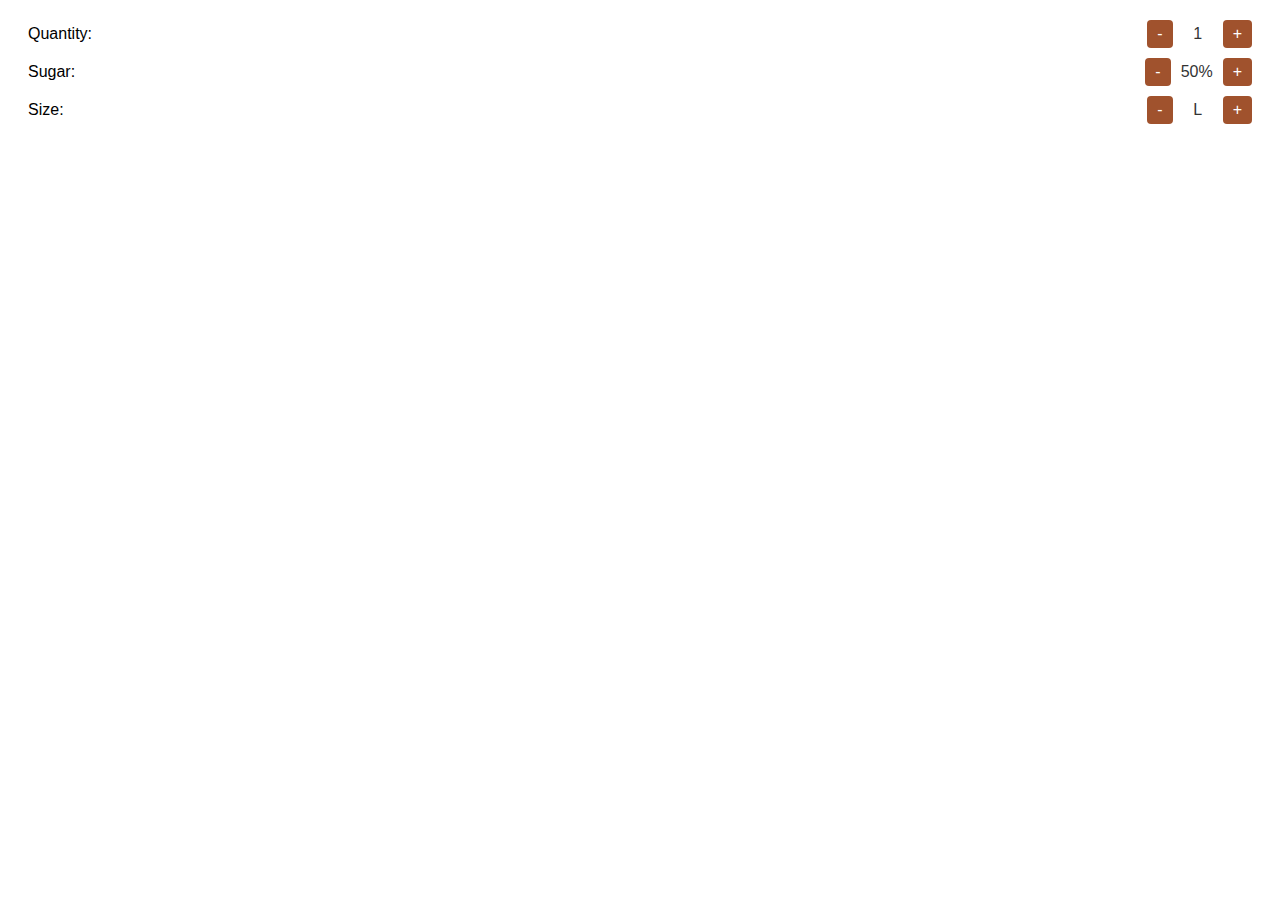
<file: Project-Term1-Web-design/index.html>
<!DOCTYPE html>
<html lang="en">
<head>
    <meta charset="UTF-8">
    <meta name="viewport" content="width=device-width, initial-scale=1.0">
    <title>Customization Options</title>
    <style>
        /* Styling for the option group */
        .option-group {
            font-family: Arial, sans-serif;
            margin: 20px;
        }

        .option {
            margin-bottom: 10px;
            display: flex;
            align-items: center;
            justify-content: space-between;
        }

        label {
            font-size: 16px;
            margin-right: 10px;
        }

        .input-group {
            display: flex;
            align-items: center;
        }

        .btn {
            background-color: #A0522D; /* Brown color */
            color: white;
            border: none;
            padding: 5px 10px;
            font-size: 16px;
            cursor: pointer;
            border-radius: 4px;
        }

        .btn:hover {
            background-color: #8B4513; /* Darker brown for hover */
        }

        .value {
            margin: 0 10px;
            font-size: 16px;
            color: #333;
            min-width: 30px;
            text-align: center;
        }
    </style>
</head>
<body>

    <div class="option-group">
        <div class="option">
            <label>Quantity:</label>
            <div class="input-group">
                <button class="btn">-</button>
                <span class="value">1</span>
                <button class="btn">+</button>
            </div>
        </div>
        <div class="option">
            <label>Sugar:</label>
            <div class="input-group">
                <button class="btn">-</button>
                <span class="value">50%</span>
                <button class="btn">+</button>
            </div>
        </div>
        <div class="option">
            <label>Size:</label>
            <div class="input-group">
                <button class="btn">-</button>
                <span class="value">L</span>
                <button class="btn">+</button>
            </div>
        </div>
    </div>

</body>
</html>
</file>
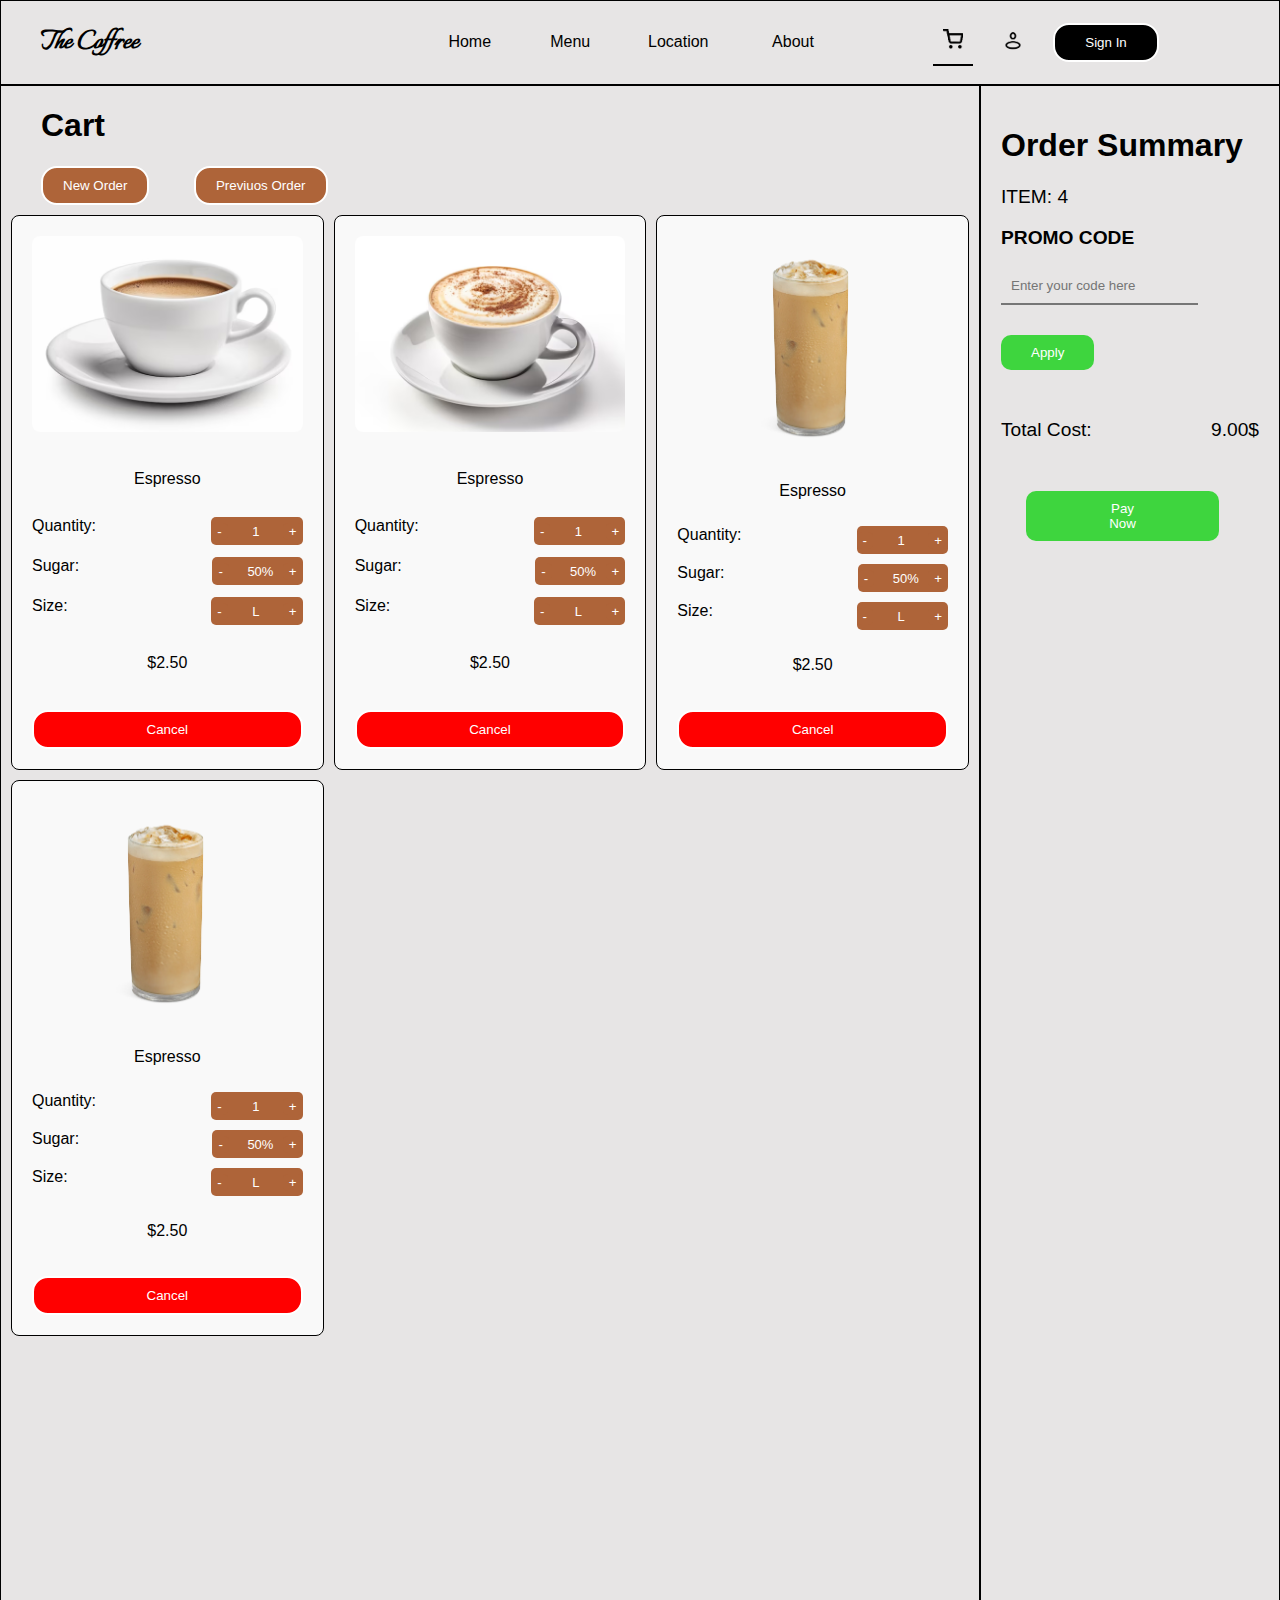
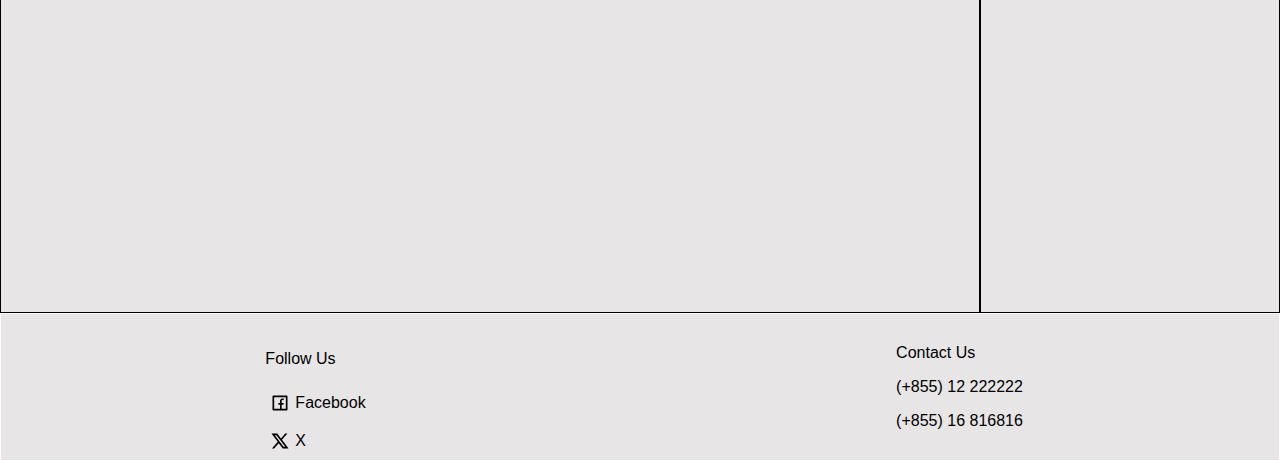
<file: Project-Term1-Web-design/HTML/cart.html>
<!DOCTYPE html>
<html lang="en">
<head>
    <meta charset="UTF-8">
    <meta name="viewport" content="width=device-width, initial-scale=1.0">
    <title>The Coffree</title>
    <link rel="stylesheet" href="../CSS/cart.css">
</head>
<body>
    <div class="container">
        <div class="header">
            <h1 class="brand">The Coffree</h1>
            <div class="menu">
                <a href="./home.html">Home</a>
                <a href="./menu.html">Menu</a>
                <a href="./location.html">Location</a>
                <div class="about">
                    <p class="about-chose">About</p>
                    <div class="about-content">
                        <a href="./our-story.html">Our Story</a>
                        <a href="./mobile-app.html">Mobile App</a>
                    </div>
                </div>
            </div>
            <div class="head-left">
                <a class="chose" href="./cart.html"><img class="logo" src="../IMAGE/logo/Shopping-cart.png"></a>
                <a href="./profile.html"><img class="logo" src="../IMAGE/logo/User-Profile.png"></a>
                <button class="sign-in"><a class="button-link" href="./profile.html">Sign In</a></button>
            </div>
        </div>
        <div class="main">
            <div class="left-main">
                <div class="head-cart">
                    <h1>Cart</h1>
                    <button class="button-link button"><a class="button-link" href="./menu.html">New Order</a></button>
                    <button class="button-link button">Previuos Order</button>
                </div>
                <div class="carts">
                    <div class="cart">
                        <img class="image-cart" src="../IMAGE/product/image-3.png">
                        <p>Espresso</p>
                        <div class="option1">
                            <label>Quantity:</label>
                            <div class="input-group">
                                <div class="gp1">
                                    <button class="btn">-</button>
                                    <span class="value">1</span>
                                    <button class="btn2">+</button>
                                </div>
                            </div>
                        </div>
                        <div class="option1">
                            <label>Sugar:</label>
                            <div class="input-group">
                                <div class="gp2">
                                    <button class="btn1">-</button>
                                    <span class="value">50%</span>
                                    <button class="btn2">+</button>
                                </div>
                            </div>
                        </div>
                        <div class="option1">
                            <label>Size:</label>
                            <div class="input-group">
                                <div class="gp3">
                                    <button class="btn">-</button>
                                    <span class="value">L</span>
                                    <button class="btn2">+</button>
                                </div>
                            </div>
                        </div>
                        <p>$2.50</p>
                        <button class="button-link cancel">Cancel</button>
                    </div>
                    <div class="cart">
                        <img class="image-cart" src="../IMAGE/product/image-4.png">
                        <p>Espresso</p>
                        <div class="option1">
                            <label>Quantity:</label>
                            <div class="input-group">
                                <div class="gp1">
                                    <button class="btn">-</button>
                                    <span class="value">1</span>
                                    <button class="btn2">+</button>
                                </div>
                            </div>
                        </div>
                        <div class="option1">
                            <label>Sugar:</label>
                            <div class="input-group">
                                <div class="gp2">
                                    <button class="btn1">-</button>
                                    <span class="value">50%</span>
                                    <button class="btn2">+</button>
                                </div>
                            </div>
                        </div>
                        <div class="option1">
                            <label>Size:</label>
                            <div class="input-group">
                                <div class="gp3">
                                    <button class="btn">-</button>
                                    <span class="value">L</span>
                                    <button class="btn2">+</button>
                                </div>
                            </div>
                        </div>
                        <p>$2.50</p>
                        <button class="button-link cancel">Cancel</button>
                    </div>
                    <div class="cart">
                        <img class="image-cart1" src="../IMAGE/product/image-5.png">
                        <p>Espresso</p>
                        <div class="option1">
                            <label>Quantity:</label>
                            <div class="input-group">
                                <div class="gp1">
                                    <button class="btn">-</button>
                                    <span class="value">1</span>
                                    <button class="btn2">+</button>
                                </div>
                            </div>
                        </div>
                        <div class="option1">
                            <label>Sugar:</label>
                            <div class="input-group">
                                <div class="gp2">
                                    <button class="btn1">-</button>
                                    <span class="value">50%</span>
                                    <button class="btn2">+</button>
                                </div>
                            </div>
                        </div>
                        <div class="option1">
                            <label>Size:</label>
                            <div class="input-group">
                                <div class="gp3">
                                    <button class="btn">-</button>
                                    <span class="value">L</span>
                                    <button class="btn2">+</button>
                                </div>
                            </div>
                        </div>
                        <p>$2.50</p>
                        <button class="button-link cancel">Cancel</button>
                    </div>
                    <div class="cart">
                        <img class="image-cart1" src="../IMAGE/product/image-5.png">
                        <p>Espresso</p>
                        <div class="option1">
                            <label>Quantity:</label>
                            <div class="input-group">
                                <div class="gp1">
                                    <button class="btn">-</button>
                                    <span class="value">1</span>
                                    <button class="btn2">+</button>
                                </div>
                            </div>
                        </div>
                        <div class="option1">
                            <label>Sugar:</label>
                            <div class="input-group">
                                <div class="gp2">
                                    <button class="btn1">-</button>
                                    <span class="value">50%</span>
                                    <button class="btn2">+</button>
                                </div>
                            </div>
                        </div>
                        <div class="option1">
                            <label>Size:</label>
                            <div class="input-group">
                                <div class="gp3">
                                    <button class="btn">-</button>
                                    <span class="value">L</span>
                                    <button class="btn2">+</button>
                                </div>
                            </div>
                        </div>
                        <p>$2.50</p>
                        <button class="button-link cancel">Cancel</button>
                    </div>
                </div>
            </div>
            <div class="right-main">
                <h1>Order Summary</h1>
                <p style="font-size: larger;">ITEM: 4</p>
                <p style="font-weight: 600; font-size: larger;">PROMO CODE</p>
                <input type="text" name="promocode" placeholder="Enter your code here">
                <button class="button-link-button">Apply</button>
                <div class="price">
                    <p style="font-size: larger; font-weight: 500;">Total Cost:</p>
                    <p style="font-size: larger; font-weight: 500;">9.00$</p>
                </div>
                <button class="button-link-button1">Pay Now</button>
            </div>  
        </div>
        <div class="bottom">
            <div class="follow">
                <p>Follow Us</p>
                <div class="fb">
                    <svg class="logo" xmlns="http://www.w3.org/2000/svg" viewBox="0 0 24 24" fill="currentColor"><path d="M14 19H19V5H5V19H12V14H10V12H12V10.3458C12 9.00855 12.1392 8.52362 12.4007 8.03473C12.6622 7.54584 13.0458 7.16216 13.5347 6.9007C13.9174 6.69604 14.3922 6.57252 15.2217 6.51954C15.551 6.49851 15.9771 6.52533 16.5 6.6V8.5H16C15.0827 8.5 14.7042 8.54332 14.4779 8.66433C14.3376 8.73939 14.2394 8.83758 14.1643 8.97793C14.0433 9.20418 14 9.42853 14 10.3458V12H16.5L16 14H14V19ZM4 3H20C20.5523 3 21 3.44772 21 4V20C21 20.5523 20.5523 21 20 21H4C3.44772 21 3 20.5523 3 20V4C3 3.44772 3.44772 3 4 3Z"></path></svg>
                    <div>Facebook</div>
                </div>
                <div class="x">
                    <svg class="logo" xmlns="http://www.w3.org/2000/svg" viewBox="0 0 24 24" fill="currentColor"><path d="M10.4883 14.651L15.25 21H22.25L14.3917 10.5223L20.9308 3H18.2808L13.1643 8.88578L8.75 3H1.75L9.26086 13.0145L2.31915 21H4.96917L10.4883 14.651ZM16.25 19L5.75 5H7.75L18.25 19H16.25Z"></path></svg>
                    <div>X</div>
                </div>
            </div>
            <div class="contact">
                <p>Contact Us</p>
                <p>(+855) 12 222222</p>
                <p>(+855) 16 816816</p>
            </div>
        </div> 
    </div>
</body>
</html>
</file>
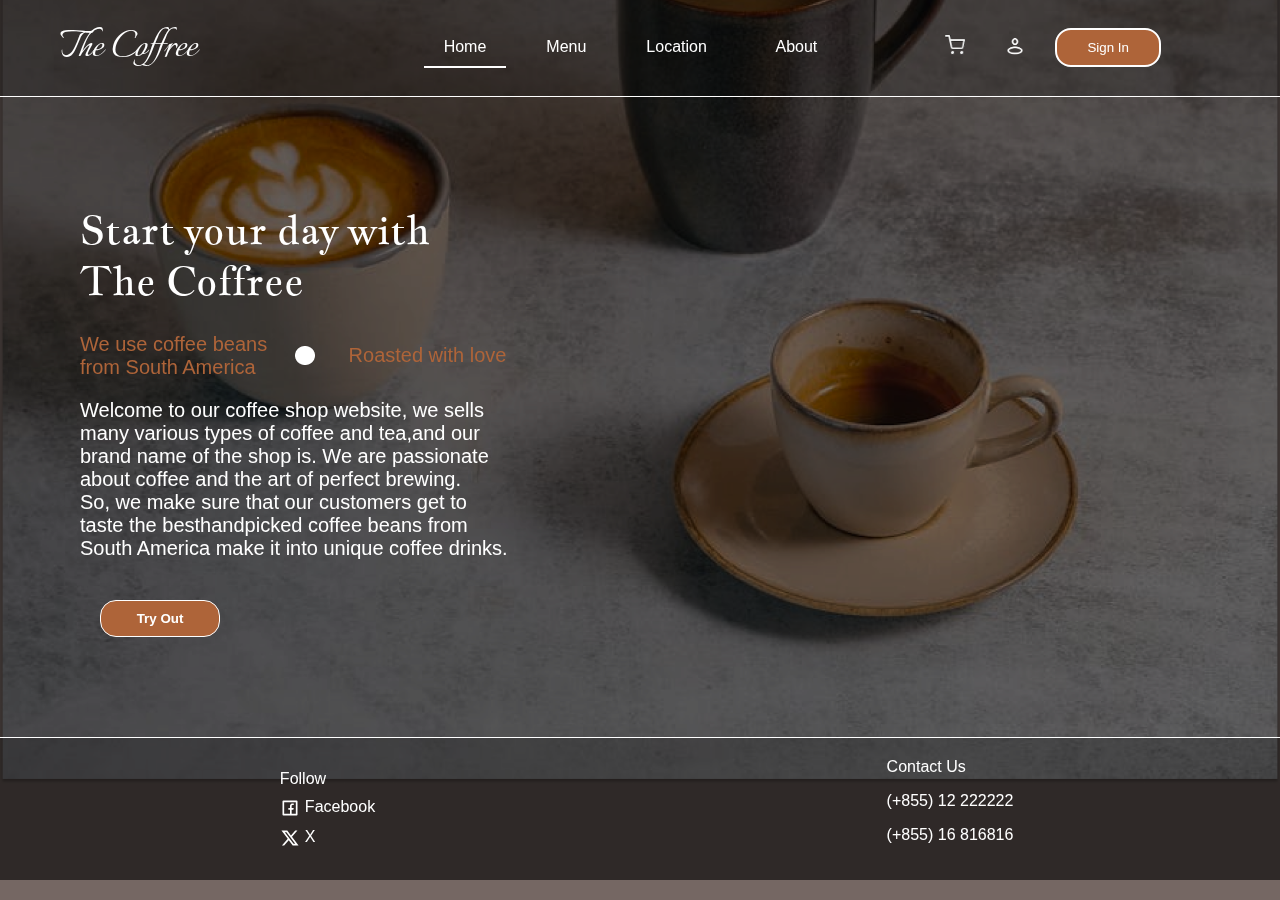
<file: Project-Term1-Web-design/HTML/home.html>
<!DOCTYPE html>
<html lang="en">
<head>
    <meta charset="UTF-8">
    <meta name="viewport" content="width=device-width, initial-scale=1.0">
    <title>The Coffree</title>
    <link rel="stylesheet" href="../CSS/home.css">
</head>
<body>
    <div class="container">
        <div class="header">
            <h1 class="brand">The Coffree</h1>
            <div class="menu">
                <a class="chose" href="./home.html">Home</a>
                <a href="./menu.html">Menu</a>
                <a href="./location.html">Location</a>
                <div class="about">
                    <p class="about-chose">About</p>
                    <div class="about-content">
                        <a href="./our-story.html">Our Story</a>
                        <a href="./mobile-app.html">Mobile App</a>
                    </div>
                </div>
            </div>
            <div class="head-left">
                <a href="./cart.html"><img class="logo" src="../IMAGE/logo/Shopping-cart.png"></a>
                <a href="./profile.html"><img class="logo" src="../IMAGE/logo/User-Profile.png"></a>
                <button class="sign-in"><a class="button-link" href="./profile.html">Sign In</a></button>
            </div>
        </div>
        <div class="main">
            <h1>Start your day with
            <br>The Coffree</h1>
            <div class="head-main">
                <p>We use coffee beans from South America</p>
                <img class="logo" src="../IMAGE/logo/Ellipse.png">
                <p>Roasted with love</p>
            </div>
            <p>Welcome to our coffee shop website, we sells
            <br>many various types of coffee and tea,and our
            <br>brand name of the shop is. We are passionate
            <br>about coffee and the art of perfect brewing.
            <br>So, we make sure that our customers get to
            <br>taste the besthandpicked coffee beans from
            <br>South America make it into unique coffee drinks.
            </p>
            <button><b>Try Out</b></button>
            <div></div>
        </div>
        <div class="bottom">
            <div class="follow">Follow
                <div>
                    <svg class="logo" xmlns="http://www.w3.org/2000/svg" viewBox="0 0 24 24" fill="currentColor"><path d="M14 19H19V5H5V19H12V14H10V12H12V10.3458C12 9.00855 12.1392 8.52362 12.4007 8.03473C12.6622 7.54584 13.0458 7.16216 13.5347 6.9007C13.9174 6.69604 14.3922 6.57252 15.2217 6.51954C15.551 6.49851 15.9771 6.52533 16.5 6.6V8.5H16C15.0827 8.5 14.7042 8.54332 14.4779 8.66433C14.3376 8.73939 14.2394 8.83758 14.1643 8.97793C14.0433 9.20418 14 9.42853 14 10.3458V12H16.5L16 14H14V19ZM4 3H20C20.5523 3 21 3.44772 21 4V20C21 20.5523 20.5523 21 20 21H4C3.44772 21 3 20.5523 3 20V4C3 3.44772 3.44772 3 4 3Z"></path></svg>
                    <div>Facebook</div>
                </div>
                <div>
                    <svg class="logo" xmlns="http://www.w3.org/2000/svg" viewBox="0 0 24 24" fill="currentColor"><path d="M10.4883 14.651L15.25 21H22.25L14.3917 10.5223L20.9308 3H18.2808L13.1643 8.88578L8.75 3H1.75L9.26086 13.0145L2.31915 21H4.96917L10.4883 14.651ZM16.25 19L5.75 5H7.75L18.25 19H16.25Z"></path></svg>
                    <div>X</div>
                </div>
            </div>
            <div class="contact">Contact Us
                <p>(+855) 12 222222</p>
                <p>(+855) 16 816816</p>
            </div>
        </div> 
    </div>
    <script>
        function navigateToPage() {
            var selectElement = document.getElementById('page-select');
            var selectedValue = selectElement.value;
            if (selectedValue) {
                window.location.href = selectedValue;  // Redirect to the selected page
            }
        }
    </script>
</body>
</html>
</file>
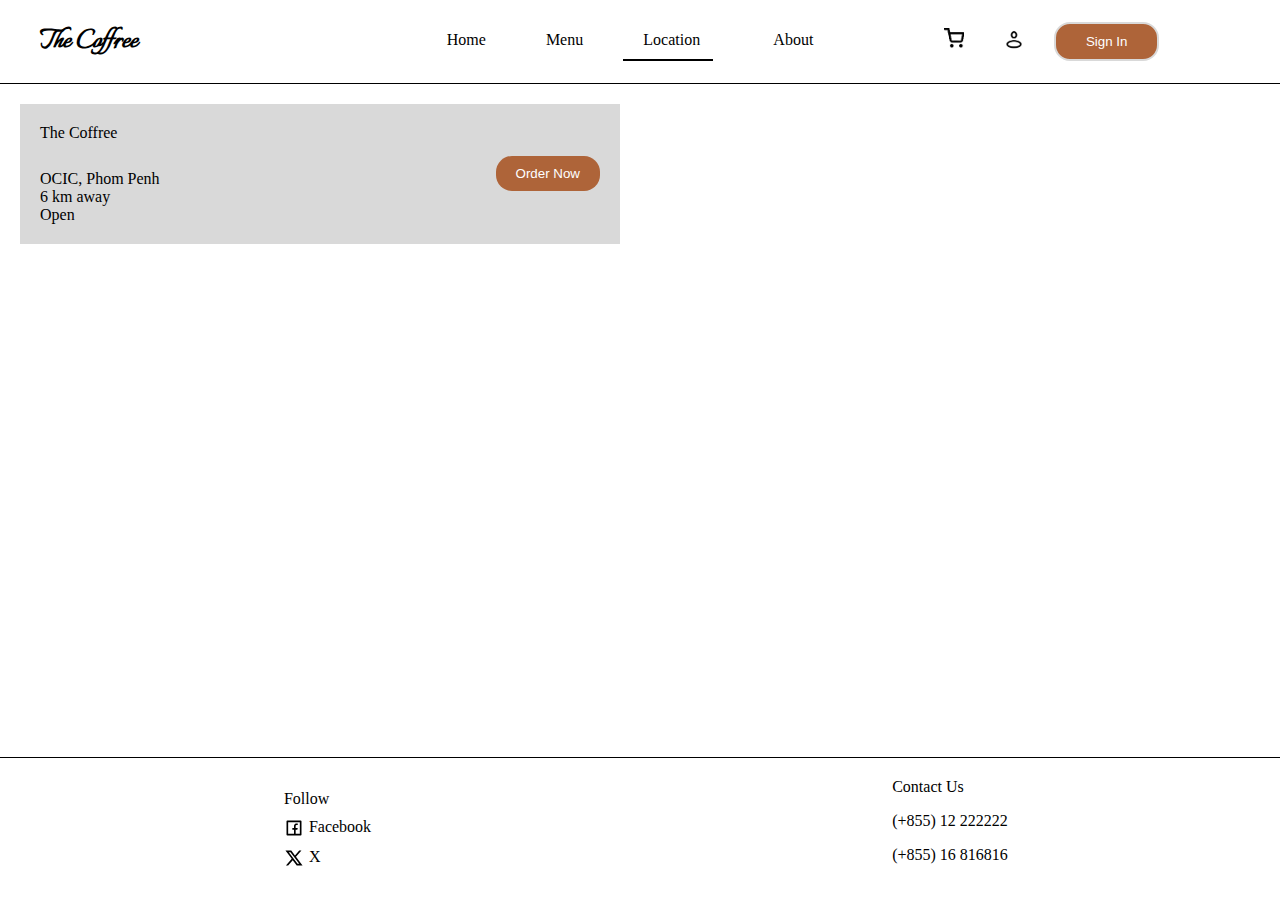
<file: Project-Term1-Web-design/HTML/location.html>
<!DOCTYPE html>
<html lang="en">
<head>
    <meta charset="UTF-8">
    <meta name="viewport" content="width=device-width, initial-scale=1.0">
    <title>The Coffree</title>
    <link rel="stylesheet" href="../CSS/location.css">
</head>
<body>
    <div class="container">
        <div class="header">
            <h1 class="brand">The Coffree</h1>
            <div class="menu">
                <a href="./home.html">Home</a>
                <a href="./menu.html">Menu</a>
                <a class="chose" href="./location.html">Location</a>
                <div class="about">
                    <p class="about-chose">About</p>
                    <div class="about-content">
                        <a href="./our-story.html">Our Story</a>
                        <a href="./mobile-app.html">Mobile App</a>
                    </div>
                </div>
            </div>
            <div class="head-left">
                <a href="./cart.html"><img class="logo" src="../IMAGE/logo/Shopping-cart.png"></a>
                <a href="./profile.html"><img class="logo" src="../IMAGE/logo/User-Profile.png"></a>
                <button class="sign-in"><a class="button-link" href="./profile.html">Sign In</a></button>
            </div>
        </div>
        <div class="main">
            <div class="locations">
                <div class="location">
                    <div class="where">
                        <p>The Coffree</p>
                        <br>
                        <p>OCIC, Phom Penh
                            <br>6 km away
                        </p>
                        <p class="open">Open</p>
                    </div>
                    <button class="order"><a class="button-link" href="./menu.html">Order Now</a></button>
                </div>
            </div>
            <div class="maps">
                <iframe class="map" src="https://www.google.com/maps/embed?pb=!1m18!1m12!1m3!1d3907.5825745416473!2d104.90911947452811!3d11.653065142413745!2m3!1f0!2f0!3f0!3m2!1i1024!2i768!4f13.1!3m3!1m2!1s0x3109516bdea989b3%3A0x372d2c5e0e14b706!2z4Z6U4Z6O4Z-S4Z6M4Z634Z6P4Z-S4Z6Z4Z6f4Z6X4Z624Z6U4Z6F4Z-S4Z6F4Z-B4Z6A4Z6c4Z634Z6R4Z-S4Z6Z4Z624Z6M4Z644Z6H4Z644Z6Q4Z6b4Z6A4Z6Y4Z-S4Z6W4Z674Z6H4Z62!5e0!3m2!1skm!2skh!4v1733238379202!5m2!1skm!2skh" style="border:0;" allowfullscreen="" loading="lazy" referrerpolicy="no-referrer-when-downgrade"></iframe>
            </div>
        </div>
        <div class="bottom">
            <div class="follow">Follow
                <div>
                    <svg class="logo" xmlns="http://www.w3.org/2000/svg" viewBox="0 0 24 24" fill="currentColor"><path d="M14 19H19V5H5V19H12V14H10V12H12V10.3458C12 9.00855 12.1392 8.52362 12.4007 8.03473C12.6622 7.54584 13.0458 7.16216 13.5347 6.9007C13.9174 6.69604 14.3922 6.57252 15.2217 6.51954C15.551 6.49851 15.9771 6.52533 16.5 6.6V8.5H16C15.0827 8.5 14.7042 8.54332 14.4779 8.66433C14.3376 8.73939 14.2394 8.83758 14.1643 8.97793C14.0433 9.20418 14 9.42853 14 10.3458V12H16.5L16 14H14V19ZM4 3H20C20.5523 3 21 3.44772 21 4V20C21 20.5523 20.5523 21 20 21H4C3.44772 21 3 20.5523 3 20V4C3 3.44772 3.44772 3 4 3Z"></path></svg>
                    <div>Facebook</div>
                </div>
                <div>
                    <svg class="logo" xmlns="http://www.w3.org/2000/svg" viewBox="0 0 24 24" fill="currentColor"><path d="M10.4883 14.651L15.25 21H22.25L14.3917 10.5223L20.9308 3H18.2808L13.1643 8.88578L8.75 3H1.75L9.26086 13.0145L2.31915 21H4.96917L10.4883 14.651ZM16.25 19L5.75 5H7.75L18.25 19H16.25Z"></path></svg>
                    <div>X</div>
                </div>
                
                
            </div>
            <div class="contact">Contact Us
                <p>(+855) 12 222222</p>
                <p>(+855) 16 816816</p>
            </div>
        </div> 
    </div>
</body>
</html>
</file>
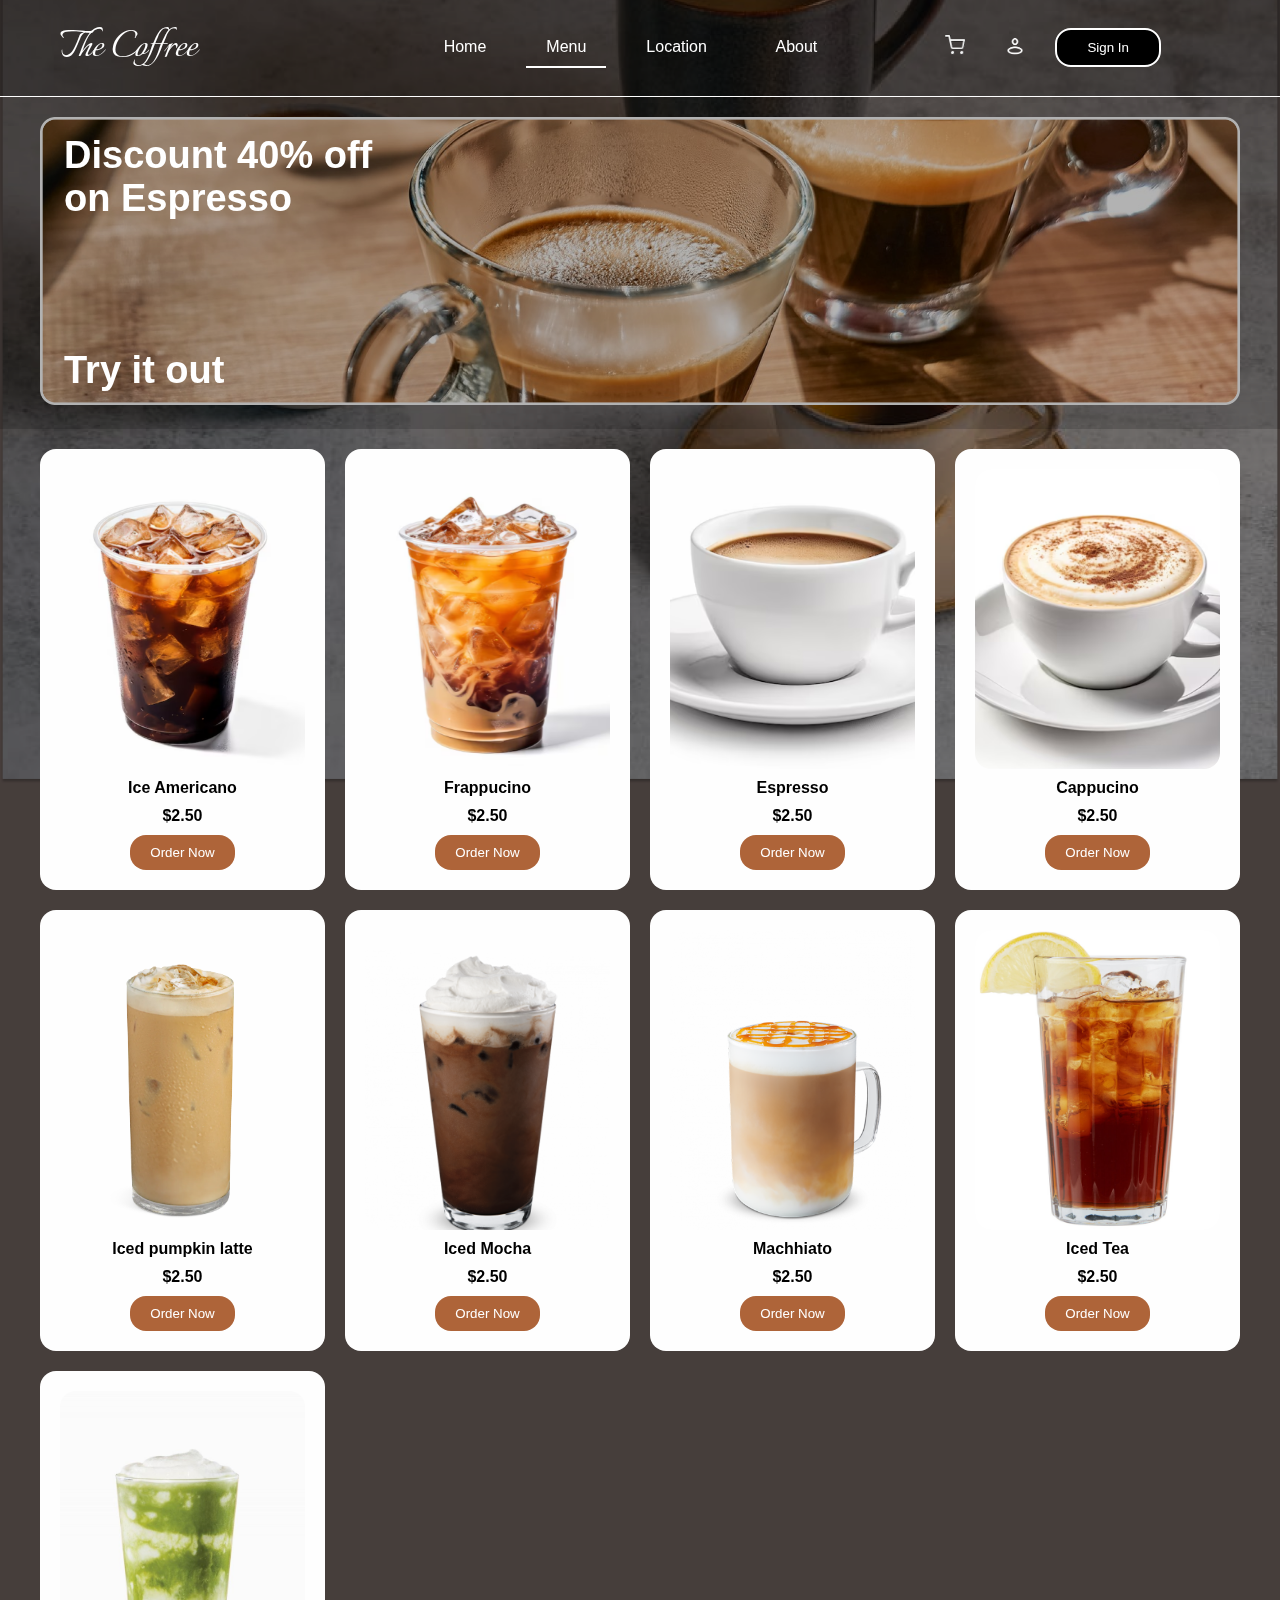
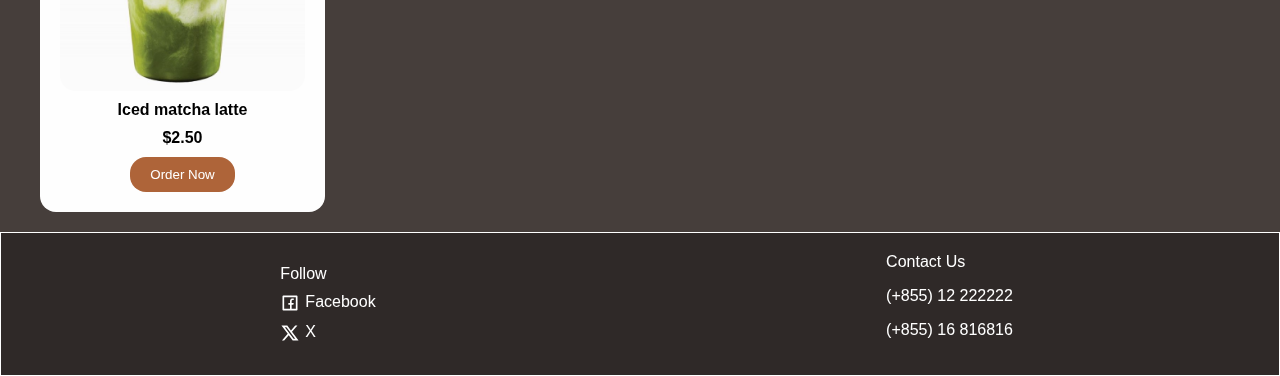
<file: Project-Term1-Web-design/HTML/menu.html>
<!DOCTYPE html>
<html lang="en">
<head>
    <meta charset="UTF-8">
    <meta name="viewport" content="width=device-width, initial-scale=1.0">
    <title>The Coffree</title>
    <link rel="stylesheet" href="../CSS/menu.css">
</head>
<body>
    <div class="container">
        <div class="header">
            <h1 class="brand">The Coffree</h1>
            <div class="menu">
                <a href="./home.html">Home</a>
                <a class="chose" href="./menu.html">Menu</a>
                <a href="./location.html">Location</a>
                <div class="about">
                    <p class="about-chose">About</p>
                    <div class="about-content">
                        <a href="./our-story.html">Our Story</a>
                        <a href="./mobile-app.html">Mobile App</a>
                    </div>
                </div>
            </div>
            <div class="head-left">
                <a href="./cart.html"><img class="logo" src="../IMAGE/logo/Shopping-cart.png"></a>
                <a href="./profile.html"><img class="logo" src="../IMAGE/logo/User-Profile.png"></a>
                <button class="sign-in"><a class="button-link" href="./profile.html">Sign In</a></button>
            </div>
        </div>
        <div class="head">
            <div><img class="promotion" src="../IMAGE/promotion.png"></div>
            <div class="text-overlay">
                Discount 40% off
                <br>on Espresso
                <br><br><br>
                <br>Try it out
            </div>
        </div>
        <div class="main">
            <div class="cart">
                <div class="contain-product"><img class="product" src="../IMAGE/product/image-1.png"></div>
                <p>Ice Americano</p>
                <p id="price">$2.50</p>
                <button class="order"><a class="button-link" href="./cart.html">Order Now</a></button>
            </div>
            <div class="cart">
                <div class="contain-product"><img class="product" src="../IMAGE/product/image-2.png"></div>
                <p>Frappucino</p>
                <p id="price">$2.50</p>
                <button class="order"><a class="button-link" href="./cart.html">Order Now</a></button>
            </div>
            <div class="cart">
                <div class="contain-product"><img class="product" src="../IMAGE/product/image-3.png"></div>
                <p>Espresso</p>
                <p id="price">$2.50</p>
                <button class="order"><a class="button-link" href="./cart.html">Order Now</a></button>
            </div>
            <div class="cart">
                <div class="contain-product"><img class="product" src="../IMAGE/product/image-4.png"></div>
                <p>Cappucino</p>
                <p id="price">$2.50</p>
                <button class="order"><a class="button-link" href="./cart.html">Order Now</a></button>
            </div>
            <div class="cart">
                <div class="contain-product"><img class="product" src="../IMAGE/product/image-5.png"></div>
                <p>Iced pumpkin latte</p>
                <p id="price">$2.50</p>
                <button class="order"><a class="button-link" href="./cart.html">Order Now</a></button>
            </div>
            <div class="cart">
                <div class="contain-product"><img class="product" src="../IMAGE/product/image-6.png"></div>
                <p>Iced Mocha</p>
                <p id="price">$2.50</p>
                <button class="order"><a class="button-link" href="./cart.html">Order Now</a></button>
            </div>
            <div class="cart">
                <div class="contain-product"><img class="product" src="../IMAGE/product/image-7.png"></div>
                <p>Machhiato</p>
                <p id="price">$2.50</p>
                <button class="order"><a class="button-link" href="./cart.html">Order Now</a></button>
            </div>
            <div class="cart">
                <div class="contain-product"><img class="product" src="../IMAGE/product/image-8.png"></div>
                <p>Iced Tea</p>
                <p id="price">$2.50</p>
                <button class="order"><a class="button-link" href="./cart.html">Order Now</a></button>
            </div>
            <div class="cart">
                <div class="contain-product"><img class="product" src="../IMAGE/product/image-9.png"></div>
                <p>Iced matcha latte</p>
                <p id="price">$2.50</p>
                <button class="order"><a class="button-link" href="./cart.html">Order Now</a></button>
            </div>
        </div>
        
        <div class="bottom">
            <div class="follow">Follow
                <div>
                    <svg class="logo" xmlns="http://www.w3.org/2000/svg" viewBox="0 0 24 24" fill="currentColor"><path d="M14 19H19V5H5V19H12V14H10V12H12V10.3458C12 9.00855 12.1392 8.52362 12.4007 8.03473C12.6622 7.54584 13.0458 7.16216 13.5347 6.9007C13.9174 6.69604 14.3922 6.57252 15.2217 6.51954C15.551 6.49851 15.9771 6.52533 16.5 6.6V8.5H16C15.0827 8.5 14.7042 8.54332 14.4779 8.66433C14.3376 8.73939 14.2394 8.83758 14.1643 8.97793C14.0433 9.20418 14 9.42853 14 10.3458V12H16.5L16 14H14V19ZM4 3H20C20.5523 3 21 3.44772 21 4V20C21 20.5523 20.5523 21 20 21H4C3.44772 21 3 20.5523 3 20V4C3 3.44772 3.44772 3 4 3Z"></path></svg>
                    <div>Facebook</div>
                </div>
                <div>
                    <svg class="logo" xmlns="http://www.w3.org/2000/svg" viewBox="0 0 24 24" fill="currentColor"><path d="M10.4883 14.651L15.25 21H22.25L14.3917 10.5223L20.9308 3H18.2808L13.1643 8.88578L8.75 3H1.75L9.26086 13.0145L2.31915 21H4.96917L10.4883 14.651ZM16.25 19L5.75 5H7.75L18.25 19H16.25Z"></path></svg>
                    <div>X</div>
                </div>
            </div>
            <div class="contact">Contact Us
                <p>(+855) 12 222222</p>
                <p>(+855) 16 816816</p>
            </div>
        </div> 
    </div>
</body>
</html>
</file>
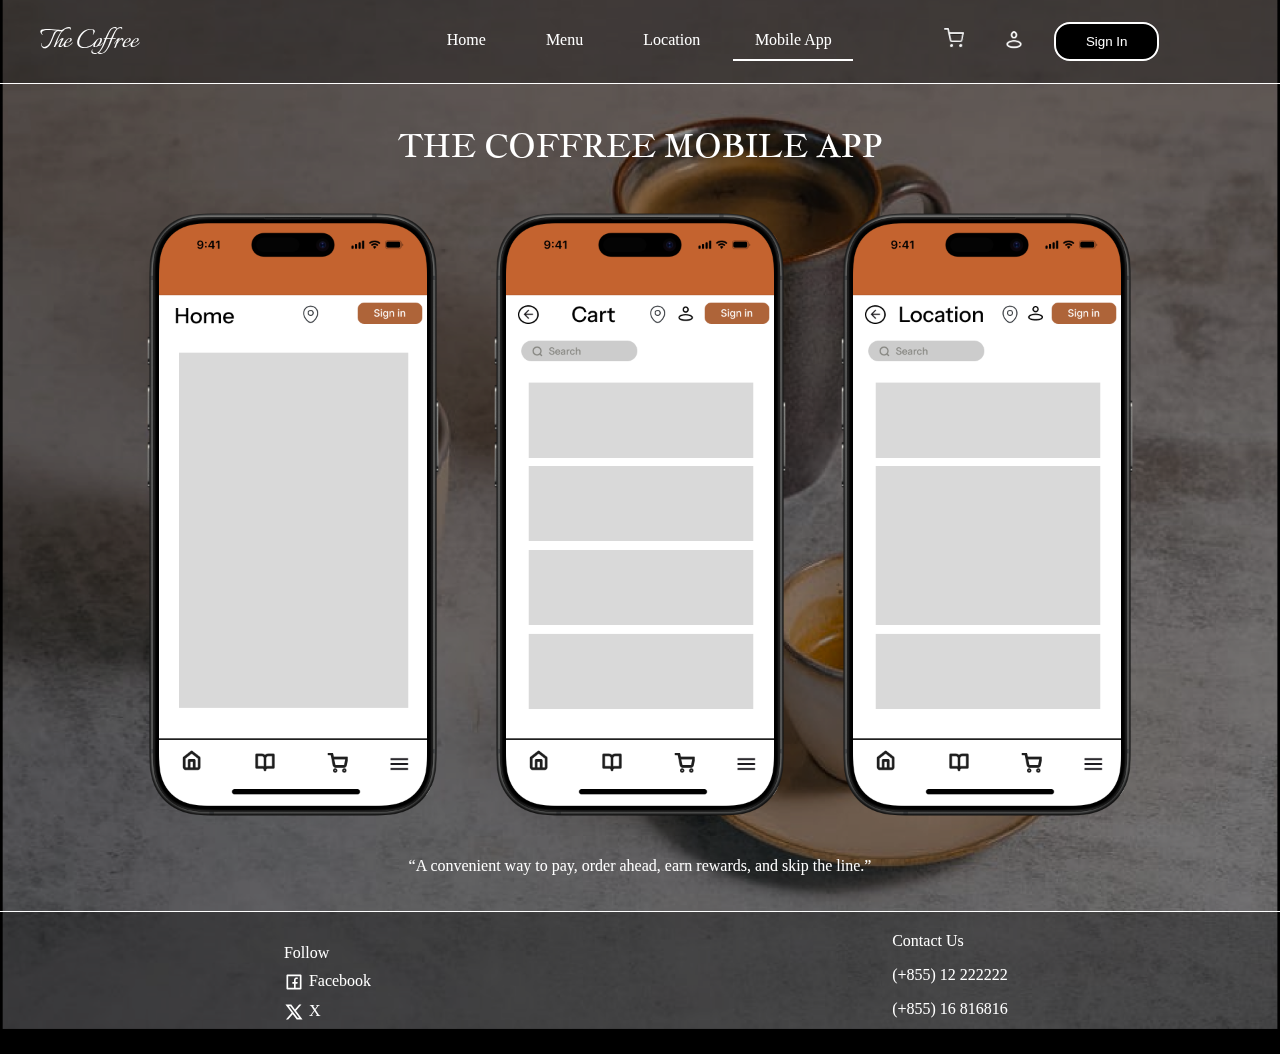
<file: Project-Term1-Web-design/HTML/mobile-app.html>
<!DOCTYPE html>
<html lang="en">
<head>
    <meta charset="UTF-8">
    <meta name="viewport" content="width=device-width, initial-scale=1.0">
    <title>The Coffree</title>
    <link rel="stylesheet" href="../CSS/mobile-app.css">
</head>
<body>
    <div class="container">
        <div class="header">
            <h1 class="brand" class="font-Italianno">The Coffree</h1>
            <div class="menu">
                <a href="./home.html">Home</a>
                <a href="./menu.html">Menu</a>
                <a href="./location.html">Location</a>
                <div class="about">
                    <p class="chose about-chose">Mobile App</p>
                    <div class="about-content">
                        <a href="./our-story.html">Our Story</a>
                        <a href="./mobile-app.html">Mobile App</a>
                    </div>
                </div>
            </div>
            <div class="head-left">
                <a href="./cart.html"><img class="logo" src="../IMAGE/logo/Shopping-cart.png"></a>
                <a href="./profile.html"><img class="logo" src="../IMAGE/logo/User-Profile.png"></a>
                <button class="sign-in"><a class="button-link" href="./profile.html">Sign In</a></button>
            </div>
        </div>
        <div class="main">
            <h1>THE COFFREE MOBILE APP</h1>
            <div class="image">
                <img src="../IMAGE/app-home.png">
                <img src="../IMAGE/app-cart.png">
                <img src="../IMAGE/app-location.png">
            </div>
            <p>“A convenient way to pay, order ahead, earn rewards, and skip the line.”</p>
        </div>
        <div class="bottom">
            <div class="follow">Follow
                <div>
                    <svg class="logo" xmlns="http://www.w3.org/2000/svg" viewBox="0 0 24 24" fill="currentColor"><path d="M14 19H19V5H5V19H12V14H10V12H12V10.3458C12 9.00855 12.1392 8.52362 12.4007 8.03473C12.6622 7.54584 13.0458 7.16216 13.5347 6.9007C13.9174 6.69604 14.3922 6.57252 15.2217 6.51954C15.551 6.49851 15.9771 6.52533 16.5 6.6V8.5H16C15.0827 8.5 14.7042 8.54332 14.4779 8.66433C14.3376 8.73939 14.2394 8.83758 14.1643 8.97793C14.0433 9.20418 14 9.42853 14 10.3458V12H16.5L16 14H14V19ZM4 3H20C20.5523 3 21 3.44772 21 4V20C21 20.5523 20.5523 21 20 21H4C3.44772 21 3 20.5523 3 20V4C3 3.44772 3.44772 3 4 3Z"></path></svg>
                    <div>Facebook</div>
                </div>
                <div>
                    <svg class="logo" xmlns="http://www.w3.org/2000/svg" viewBox="0 0 24 24" fill="currentColor"><path d="M10.4883 14.651L15.25 21H22.25L14.3917 10.5223L20.9308 3H18.2808L13.1643 8.88578L8.75 3H1.75L9.26086 13.0145L2.31915 21H4.96917L10.4883 14.651ZM16.25 19L5.75 5H7.75L18.25 19H16.25Z"></path></svg>
                    <div>X</div>
                </div>
            </div>
            <div class="contact">Contact Us
                <p>(+855) 12 222222</p>
                <p>(+855) 16 816816</p>
            </div>
        </div> 
    </div>
    <script>
        function navigateToPage() {
            var selectElement = document.getElementById('page-select');
            var selectedValue = selectElement.value;
            if (selectedValue) {
                window.location.href = selectedValue;  // Redirect to the selected page
            }
        }
    </script>
</body>
</html>
</file>
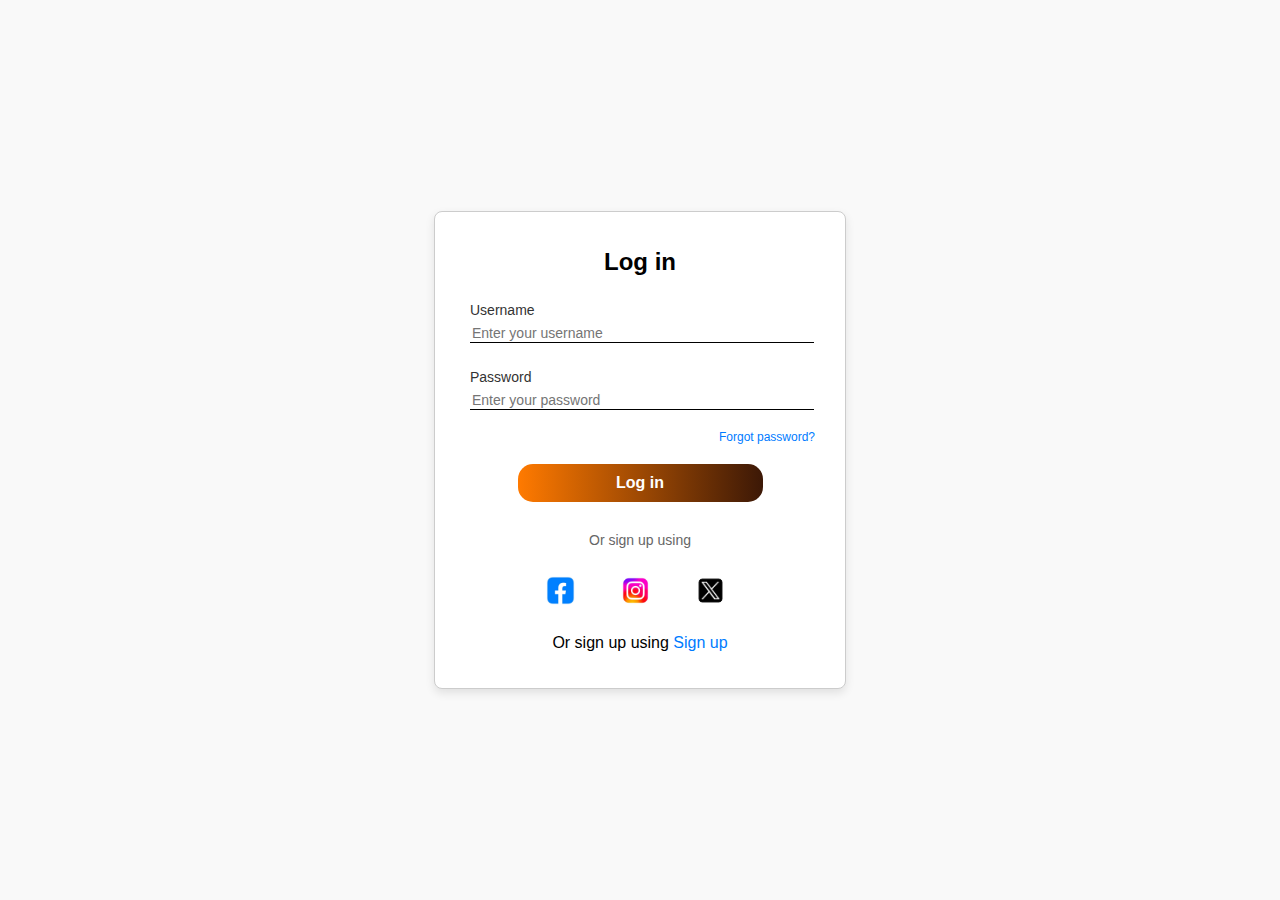
<file: Project-Term1-Web-design/HTML/profile.html>
<!DOCTYPE html>
<html lang="en">
<head>
  <meta charset="UTF-8">
  <meta name="viewport" content="width=device-width, initial-scale=1.0">
  <title>Login Page</title>
  <link rel="stylesheet" href="../CSS/profile.css">
</head>
<body>
  <div class="login-container">
    <h1>Log in</h1>
    <form action="./home.html" method="GET">
        <div class="input-group">
          <label for="username">
            <i class="fas fa-user"></i>
            Username
          </label>
          <input type="text" id="username" placeholder="Enter your username" required>
        </div>
        <div class="input-group">
          <label for="password">
            <i class="fas fa-lock"></i>
            Password
          </label>
          <input type="password" id="password" placeholder="Enter your password" required>
        </div>
        <a href="#" class="forgot-password">Forgot password?</a>
        <button type="submit" class="login-btn"><b>Log in</b></button>
      </form>      
    <p class="or">Or sign up using</p>
    <div class="social-icons">
      <button class="social-btn">
        <img src="../IMAGE/logo/facebooklogo.png" alt="Facebook Logo" class="social-icon">
      </button>
      <button class="social-btn">
        <img src="../IMAGE/logo/insta.png" alt="Insta Logo" class="social-icon">
      </button>
      <button class="social-btn">
        <img src="../IMAGE/logo/xlogo.png" alt="X Logo" class="social-icon">
      </button>
    </div>
    <p class="signup">Or sign up using <a href="#">Sign up</a></p>
  </div>
</body>
</html>
</file>
<file: Project-Term1-Web-design/CSS/cart.css>
@font-face {
    font-family: 'CustomFont'; /* Name your font family */
    src: url('../FONT/Italianno-Regular.ttf'); /* Locate the .ttf file within your directory*/
  }
  @keyframes slideinleft {
    from{
        transform: translateX(-300px);
    }
    to{
        transform: translateX(0);
    }
}
@keyframes slideIn {
    from {
        transform: translateY(-100px);
        opacity: 0;
    }
    to {
        transform: translateY(0);
        opacity: 1;
    }
}
h1 {
    font-family: 'CustomFont', sans-serif; /* Use the font family */
}
body {
    margin: 0px;
    padding: 0px;
    font-family: Arial, Helvetica, sans-serif;
    animation: slideinleft 0.3s ease-in;
}
.container {
    height: auto;
    width: 100vw;
    background-color: #e7e5e5;
    color: #000000;
    display: grid;
    grid-template-rows: auto 1fr auto;
}
.header {
    display: grid;
    grid-template-columns: repeat(3, 1fr);
    border: 1px solid #000000;
    animation: slideIn 0.6s ease-out;
}
.brand {
    padding-left: 40px;
}
.menu {
    margin: auto;
    display: grid;
    grid-template-columns: repeat(3, 1fr) auto;
    grid-gap: 15px;
}
.menu a {
    text-decoration: none;
    color: #000000;
    max-width: 50px;
    padding: 10px 20px;
    text-align: center;
    transition: transform 0.3s ease, color 0.3s ease;
}
.about-chose {
    box-sizing: border-box;
    width: 120px;
    text-align: center;
    padding: 10px 0px;
    cursor: context-menu;
    background: none;
    margin: auto;
}

.about-content {
    display: block;
    position: absolute;
    text-align: center;
    border-radius: 8px;
    z-index: 10;
    opacity: 0;
    transform: translateY(10px); /* Start slightly below */
    transition: opacity 0.3s ease, transform 0.3s ease; /* Add animation for smooth fade and move */
}
.about:hover .about-content {
    opacity: 1; /* Make it fully visible */
    transform: translateY(0); /* Move it to its final position */
}
.about-content a {
    max-width: none;
    padding: 10px 20px;
    color: #FFFFFF;
    background-color: #AE6439;
    display: block;
    border: 1px solid #FFFFFF;
}
.about-content a:first-child {
    border-radius: 8px 8px 0px 0px;
}
.about-content a:last-child {
    border-radius: 0px 0px 8px 8px;
}

.about:hover .about-content {
    display: block;
}
.about-content:hover {
    display: block;
}
.head-left {
    margin: auto;
    display: grid;
    grid-template-columns: repeat( 3,auto);
    grid-gap: 20px;
}
.head-left a {
    max-width: 20px;
    padding: 10px;
}


.chose {
    border-bottom: 2px solid #000000;
}
.sign-in {
    margin: auto;
    margin-right: 40px;
    padding: 10px 20px;
    border-radius: 16px;
    cursor: pointer;
    background-color: #000000;
    border: 2px solid #FFFFFF;
    transition: transform 0.3s ease, background-color 0.3s ease;
}
.button-link {
    color: #FFFFFF;
    text-decoration: none;
}
.bottom {
    display: grid;
    grid-template-columns: 1fr 1fr;
    border: 1px solid #FFFFFF;
}
.main {
    display: grid;
    grid-template-columns: 1fr 300px;
}
.left-main{
    border: 1px solid #000000;
}
.right-main{
    border: 1px solid #000000;
    padding: 20px;
}
.right-main h1{
    font-family: Arial, Helvetica, sans-serif;
}
.head-cart {
    margin-left: 40px;
}
.head-cart h1{
    font-family: Arial, Helvetica, sans-serif;
}
.button {
        margin: auto;
        margin-right: 40px;
        padding: 10px 20px;
        border-radius: 16px;
        cursor: pointer;
        background-color: #AE6439;
        border: 2px solid #FFFFFF;
        transition: transform 0.3s ease, background-color 0.3s ease;
}
.button-link-button{
    margin-right: 40px;
    margin-top: 30px;
    padding: 10px 20px;
    padding-left: 30px;
    padding-right: 30px;
    border-radius: 10px;
    cursor: pointer;
    background-color: #3ED53E;
    color: white;
    border: none;
    transition: transform 0.3s ease, background-color 0.3s ease;
}
.button-link-button1{
    margin-right: 40px;
    margin-top: 30px;
    margin-left: 25px;
    padding: 10px 20px;
    padding-left: 70px;
    padding-right: 70px;
    border-radius: 10px;
    cursor: pointer;
    background-color: #3ED53E;
    color: white;
    border: none;
    transition: transform 0.3s ease, background-color 0.3s ease;
}
.follow {
    margin: auto;
}
.follow div {
    display: grid;
    grid-template-columns: auto 1fr;
    padding: 5px;
}
.follow p{
    padding-top: 20px;
}
.contact {
    margin: auto;
}
.logo {
    width: 20px;
    margin: auto;
    filter: brightness(0);
}
.carts {
    display: grid;
    grid-template-columns: repeat(auto-fill, minmax(300px, 1fr)); /* Creates responsive grid columns */
    grid-template-rows: repeat(3, minmax(300px, 1fr));
    gap: 10px;
    padding: 10px;
}

.cart {
    background-color: #f9f9f9; /* Gives a soft background color */
    padding: 20px;
    border: 1px solid #000000; /* Border for separation */
    border-radius: 8px; /* Rounded corners */
    display: flex;
    flex-direction: column;
    justify-content: space-between; /* Spreads items inside the cart */
    min-height: 250px;
}

.cart img {
    width: 100%;
    border-radius: 8px; /* Rounds image corners */
    margin-bottom: 10px;
}

.cart p {
    text-align: center;
    font-size: 16px;
}

.cart .option1 {
    display: flex;
    justify-content: space-between;
}

.input-group {
    display: flex; 
    align-items: center;
    background-color: #AE6439;
    border-radius: 5px;
    padding-top: 5px;
    padding-bottom: 5px;
}
.cancel {
    background-color: red;
    display: block;
    width: 100%;
    text-align: center;
    padding: 10px 20px;
    border-radius: 16px;
    border: 2px solid #fff;
    cursor: pointer;
    margin-top: 10px;
    transition: transform 0.3s ease, background-color 0.3s ease;
}
.btn{
    margin-right: 20px;
}
.gp1 span, .gp3 span{
    margin-right: 19px;
    color: white;
    font-family:Arial, Helvetica, sans-serif;
    font-size: small;
}
.gp2 span{
    margin-right: 5px;
    color: white;
    font-family: Arial, Helvetica, sans-serif;
    font-size: small;
}
.btn1{
    margin-right: 14px;
}
.input-group button{
    border: none;
    background-color: #AE6439;
    color: white;
    border-radius: 5px;
}
.image-cart1{
    height: 41%;
    object-fit: contain;
}
.right-main input{
    padding: 10px;
    border-top: none;
    border-left: none;
    border-right: none;
    background-color: #e7e5e5;
}
.price{
    display: flex;
    justify-content: space-between;
    margin-top: 30px;
}
.button-link:hover {
    transform: scale(1.1); /* Slightly scale the button */
    background-color: #9c4f2d; /* Darker shade for the hover effect */
}
.sign-in:hover {
    transform: scale(1.1); /* Slightly scale the button */
    background-color: #9c4f2d; /* Darker shade for the hover effect */
}
.menu a:hover {
    transform: scale(1.2); /* Slightly scale the menu item */
    color: black;
}
.cancel:hover{
    transform: scale(1.1); /* Slightly scale the button */
    background-color: #d51b1b; /* Darker shade for the hover effect */
}
.button-link-button:hover, .button-link-button1:hover{
    transform: scale(1.1); /* Slightly scale the button */
    background-color: rgb(19, 195, 19); /* Darker shade for the hover effect */
}
</file>
<file: Project-Term1-Web-design/CSS/home.css>
@font-face {
    font-family: 'CustomFont';
    src: url('../FONT/Italianno-Regular.ttf');
  }
  
@font-face {
    font-family: 'Jacques Francois';
    src: url(../FONT/JacquesFrancois-Regular.ttf);
}
@keyframes slideinleft {
    from{
        transform: translateX(-300px);
    }
    to{
        transform: translateX(0);
    }
}
@keyframes slideIn {
    from {
        transform: translateY(-100px);
        opacity: 0;
    }
    to {
        transform: translateY(0);
        opacity: 1;
    }
}
h1 {
    font-family: 'CustomFont';
}
body {
    margin: 0px;
    font-family: Arial;
    background-color: #756763;
    animation: slideinleft 0.3s ease-in;
}
.container {
    position: relative;
    width: 100vw;
    background-image: url(../IMAGE/home.png);
    background-position: 0 -300px;
    background-repeat: no-repeat;
    background-attachment: fixed;  
    background-size: cover;
    color: #FFFFFF;
    display: grid;
    grid-template-rows: auto 1fr auto;
}
.header {
    top: 0px;
    left: 0;
    right: 0;
    display: grid;
    grid-template-columns: repeat(3, 1fr);
    border-bottom: 1px solid #FFFFFF;
    backdrop-filter: brightness(40%);
    z-index: 9;
    animation: slideIn 0.6s ease-out;
}
h1 {
    font-weight: 100;
}
.header h1 {
    font-size: 45px;
    margin: 20px;
}
.brand {
    padding-left: 40px;
}
.menu {
    margin: auto;
    display: grid;
    grid-template-columns: repeat(3, 1fr) auto;
    grid-gap: 20px;
}
.menu a {
    text-decoration: none;
    color: #FFFFFF;
    max-width: 50px;
    padding: 10px 20px;
    text-align: center;
    transition: transform 0.3s ease, color 0.3s ease;
}
.about-chose {
    box-sizing: border-box;
    width: 120px;
    text-align: center;
    padding: 10px 0px;
    cursor: context-menu;
    background: none;
    margin: auto;
}

.about-content {
    display: block;
    position: absolute;
    text-align: center;
    border-radius: 8px;
    z-index: 10;
    opacity: 0;
    transform: translateY(10px); /* Start slightly below */
    transition: opacity 0.3s ease, transform 0.3s ease; /* Add animation for smooth fade and move */
}
.about:hover .about-content {
    opacity: 1; /* Make it fully visible */
    transform: translateY(0); /* Move it to its final position */
}
.about-content a {
    max-width: none;
    padding: 10px 20px;
    color: #FFFFFF;
    background-color: #AE6439;
    display: block;
    border: 1px solid #FFFFFF;
}
.about-content a:first-child {
    border-radius: 8px 8px 0px 0px;
}
.about-content a:last-child {
    border-radius: 0px 0px 8px 8px;
}

.about:hover .about-content {
    display: block;
}
.about-content:hover {
    display: block;
}
.chose {
    border-bottom: 2px solid #FFFFFF;
}
.head-left {
    margin: auto;
    display: grid;
    grid-template-columns: repeat( 3,auto);
    grid-gap: 20px;
}
.head-left a {
    max-width: 20px;
    padding: 10px;
}
.sign-in {
    margin: auto;
    margin-right: 40px;
    padding: 10px 20px;
    border-radius: 16px;
    cursor: pointer;
    background-color: #AE6439;
    border: 2px solid #FFFFFF;
    transition: transform 0.3s ease, background-color 0.3s ease;
}
.main {
    backdrop-filter: brightness(50%);    
    padding: 80px;
    font-size: 20px;
}
.main h1 {
    font-family: 'Jacques Francois';
}
.head-main {
    display: grid;
    width: 450px;
    color: #AE6439;
    grid-template-columns: 1fr auto 1fr;
    grid-gap: 10px;
}
.head-main p {
    margin: auto;
}
.main button {
    width: 120px;
    margin: 20px;
    padding: 10px 20px;
    border: 1px solid #FFFFFF;
    border-radius: 16px;
    color: #FFFFFF;
    background-color: #AE6439;
    transition: transform 0.3s ease, background-color 0.3s ease;
}
.button-link {
    color: #FFFFFF;
    text-decoration: none;
    margin: auto;
}
.bottom {
    display: grid;
    grid-template-columns: 1fr 1fr;
    border-top: 1px solid #FFFFFF;
    padding: 20px;
    backdrop-filter: brightness(40%);
}

.follow {
    margin: auto;
    display: grid;
    grid-gap: 10px;
}
.follow div {
    display: grid;
    grid-template-columns: auto 1fr;
    grid-gap: 5px;
}
.contact {
    margin: auto;
}
.logo {
    width: 20px;
    margin: auto;
}
.main button:hover {
    transform: scale(1.1); /* Slightly scale the button */
    background-color: #9c4f2d; /* Darker shade for the hover effect */
}
.sign-in:hover {
    transform: scale(1.1); /* Slightly scale the button */
    background-color: #9c4f2d; /* Darker shade for the hover effect */
}
.menu a:hover {
    transform: scale(1.2); /* Slightly scale the menu item */
    color: white;
}
</file>
<file: Project-Term1-Web-design/CSS/location.css>
@font-face {
    font-family: 'CustomFont'; /* Name your font family */
    src: url('../FONT/Italianno-Regular.ttf'); /* Locate the .ttf file within your directory*/
  }
  @keyframes slideinleft {
    from{
        transform: translateX(-300px);
    }
    to{
        transform: translateX(0);
    }
}
@keyframes slideIn {
    from {
        transform: translateY(-100px);
        opacity: 0;
    }
    to {
        transform: translateY(0);
        opacity: 1;
    }
}
h1 {
    font-family: 'CustomFont', sans-serif; /* Use the font family */
}
body {
    background-color: black;
    margin: 0px;
    animation: slideinleft 0.3s ease-in;
}
.container {
    width: 100vw;
    height: 100vh;
    background-color: #FFFFFF;
    color: #000000;
    display: grid;
    grid-template-rows: auto 1fr auto;
}
.header {
    display: grid;
    grid-template-columns: repeat(3, 1fr);
    border-bottom: 1px solid #000000;
    animation: slideIn 0.6s ease-out;
}
.brand {
    padding-left: 40px;
}
.menu {
    margin: auto;
    display: grid;
    grid-template-columns: repeat(3, 1fr) auto;
    grid-gap: 20px;
}
.menu a {
    text-decoration: none;
    color: #000000;
    max-width: 50px;
    padding: 10px 20px;
    text-align: center;
    transition: transform 0.3s ease, color 0.3s ease;
}

.about-chose {
    box-sizing: border-box;
    width: 120px;
    text-align: center;
    padding: 10px 0px;
    cursor: context-menu;
    background: none;
    margin: auto;
}

.about-content {
    display: block;
    position: absolute;
    text-align: center;
    border-radius: 8px;
    transform: translateY(10px); /* Start slightly below */
    transition: opacity 0.3s ease, transform 0.3s ease; /* Add animation for smooth fade and move */
    opacity: 0;
}

.about-content a {
    max-width: none;
    padding: 10px 20px;
    color: #FFFFFF;
    background-color: #AE6439;
    display: block;
    border: 1px solid #000000;
}
.about:hover .about-content {
    opacity: 1; /* Make it fully visible */
    transform: translateY(0); /* Move it to its final position */
}
.about-content a:first-child {
    border-radius: 8px 8px 0px 0px;
}
.about-content a:last-child {
    border-radius: 0px 0px 8px 8px;
}

.about:hover .about-content {
    display: block;
}
.about-content:hover {
    display: block;
}
.chose {
    border-bottom: 2px solid #000000;
}
.head-left {
    margin: auto;
    display: grid;
    grid-template-columns: repeat( 3,auto);
    grid-gap: 20px;
}
.head-left a {
    max-width: 20px;
    padding: 10px;
}
.sign-in {
    margin: auto;
    margin-right: 40px;
    padding: 10px 20px;
    border-radius: 16px;
    background-color: #AE6439;
    border: 2px solid #D9D9D9;
    transition: transform 0.3s ease, background-color 0.3s ease;
}
.main {
    display: grid;
    grid-template-columns: repeat(2, 1fr);
}
.locations {
    padding: 20px;
}
.location {
    background-color: #D9D9D9;
    display: grid;
    grid-template-columns: 1fr auto;
    padding: 20px;
    grid-gap: 20px;
}
.where {
    height: 100px;
    display: grid;
    grid-template-rows: auto 1fr auto;
}
.where p {
    margin: auto;
    margin-left: 0;
}
.order {
    margin: auto;
    padding: 10px 20px;
    border-radius: 16px;
    background-color: #AE6439;
    border: none;
    color: #FFFFFF;
}
.button-link {
    color: #FFFFFF;
    text-decoration: none;
}
.map {
    width: 100%;
    height: 100%;
}
.bottom {
    display: grid;
    grid-template-columns: 1fr 1fr;
    border-top: 1px solid #000000;
    padding: 20px;
}

.follow {
    margin: auto;
    display: grid;
    grid-gap: 10px;
}
.follow div {
    display: grid;
    grid-template-columns: auto 1fr;
    grid-gap: 5px;
}
.contact {
    margin: auto;
}
.logo {
    width: 20px;
    margin: auto;
    filter: brightness(0);
}
.sign-in:hover {
    transform: scale(1.1); /* Slightly scale the button */
    background-color: #9c4f2d; /* Darker shade for the hover effect */
}
.menu a:hover {
    transform: scale(1.2); /* Slightly scale the menu item */
    color: black;
}
</file>
<file: Project-Term1-Web-design/CSS/menu.css>
@font-face {
    font-family: 'CustomFont';
    src: url('../FONT/Italianno-Regular.ttf');
  }
  @keyframes slideinleft {
    from{
        transform: translateX(-300px);
    }
    to{
        transform: translateX(0);
    }
}
@keyframes slideIn {
    from {
        transform: translateY(-100px);
        opacity: 0;
    }
    to {
        transform: translateY(0);
        opacity: 1;
    }
}
h1 {
    font-family: 'CustomFont';
}
body {
    background-color: #756763;
    font-family: Arial;
    margin: 0;
    animation: slideinleft 0.3s ease-in;
}
.container {
    width: 100vw;
    background-image: url(../IMAGE/home.png);
    background-position: 0 -300px;
    background-repeat: no-repeat;
    background-attachment: fixed;  
    background-size: cover;
    color: #FFFFFF;
    display: grid;
    grid-template-rows: auto auto 1fr auto;
}
.header {
    display: grid;
    grid-template-columns: repeat(3, 1fr);
    border-bottom: 1px solid #FFFFFF;
    backdrop-filter: brightness(40%);
    z-index: 9;
    animation: slideIn 0.6s ease-out;
}
h1 {
    font-weight: 100;
}
.header h1 {
    font-size: 45px;
    margin: 20px;
}
.menu {
    margin: auto;
    display: grid;
    grid-template-columns: repeat(3, 1fr) auto;
    grid-gap: 20px;
}

.menu a {
    text-decoration: none;
    color: #FFFFFF;
    max-width: 50px;
    padding: 10px 20px;
    text-align: center;
    transition: transform 0.3s ease, color 0.3s ease;
}

.about-chose {
    box-sizing: border-box;
    width: 120px;
    text-align: center;
    padding: 10px 0px;
    cursor: context-menu;
    background: none;
    margin: auto;
}

.about-content {
    display: block;
    position: absolute;
    text-align: center;
    border-radius: 8px;
    z-index: 10;
    transform: translateY(10px); /* Start slightly below */
    transition: opacity 0.3s ease, transform 0.3s ease; /* Add animation for smooth fade and move */
    opacity: 0;
}

.about-content a {
    max-width: none;
    padding: 10px 20px;
    color: #FFFFFF;
    background-color: #AE6439;
    display: block;
    border: 1px solid #FFFFFF;
}
.about:hover .about-content {
    opacity: 1; /* Make it fully visible */
    transform: translateY(0); /* Move it to its final position */
}
.about-content a:first-child {
    border-radius: 8px 8px 0px 0px;
}
.about-content a:last-child {
    border-radius: 0px 0px 8px 8px;
}

.about:hover .about-content {
    display: block;
}
.about-content:hover {
    display: block;
}
.chose {
    border-bottom: 2px solid #FFFFFF;
}
.head-left {
    margin: auto;
    display: grid;
    grid-template-columns: repeat( 3,auto);
    grid-gap: 20px;
}
.head-left a {
    max-width: 20px;
    padding: 10px;
}
.sign-in {
    margin: auto;
    margin-right: 40px;
    padding: 10px 20px;
    border-radius: 16px;
    cursor: pointer;
    background-color: #000000;
    border: 2px solid #FFFFFF;
    transition: transform 0.3s ease, background-color 0.3s ease;
}
.button-link {
    color: #FFFFFF;
    text-decoration: none;
}
.bottom {
    display: grid;
    grid-template-columns: 1fr 1fr;
    border: 1px solid #FFFFFF;
}
.head {
    position: relative;
    width: 100%;
    padding: 20px 40px;
    box-sizing: border-box;
    backdrop-filter: brightness(50%);
}
.promotion {
    width: 100%;
    filter: brightness(0.7);
    height: auto;
}
.text-overlay {
    padding: 20px 0px;
    position: absolute;
    top: 5%;
    left: 5%;
    color: white;
    font-size: 38px;
    font-weight: bold;
}
.brand {
    padding-left: 40px;
}

.main {
    padding: 20px 40px;
    display: grid;
    grid-template-columns: repeat(4, 1fr);
    grid-gap: 20px;
    backdrop-filter: brightness(60%);
}
.cart {
    border-radius: 16px;
    display: grid;
    grid-template-rows: 1fr auto auto auto;
    padding: 20px;
    grid-gap: 10px;
    background-color: #FEFEFE;
}
.contain-product {
    margin: auto;
    width: 100%;
    border-radius: 16px;
    height: 300px;
    overflow: hidden;
    position: relative;
    object-fit: contain;
}
.product {
    height: 100%;
    width: auto;
    position: absolute;
    top: 50%;
    left: 50%;
    transform: translate(-50%, -50%);
}
.cart p {
    margin: auto;
    font-weight: bold;
    text-align: center;
    color: #000;
}
.order {
    margin: auto;
    padding: 10px 20px;
    border-radius: 16px;
    background-color: #AE6439;
    border: none;
    color: #FFFFFF;
}
.bottom {
    display: grid;
    grid-template-columns: 1fr 1fr;
    border-top: 1px solid #FFFFFF;
    padding: 20px;
    backdrop-filter: brightness(40%);
}

.follow {
    margin: auto;
    display: grid;
    grid-gap: 10px;
}
.follow div {
    display: grid;
    grid-template-columns: auto 1fr;
    grid-gap: 5px;
}
.contact {
    margin: auto;
}
.logo {
    width: 20px;
    margin: auto;
}
.sign-in:hover {
    transform: scale(1.1); /* Slightly scale the button */
    background-color: #9c4f2d; /* Darker shade for the hover effect */
}
.menu a:hover {
    transform: scale(1.2); /* Slightly scale the menu item */
    color: white;
}
</file>
<file: Project-Term1-Web-design/CSS/mobile-app.css>
@font-face {
    font-family: 'Italianno'; /* Name your font family */
    src: url('../FONT/Italianno-Regular.ttf'); /* Locate the .ttf file within your directory*/
  }
  @font-face {
    font-family: 'Jacques Francois';
    src: url(../FONT/JacquesFrancois-Regular.ttf);
}
@keyframes slideinleft {
    from{
        transform: translateX(-300px);
    }
    to{
        transform: translateX(0);
    }
}
@keyframes slideIn {
    from {
        transform: translateY(-100px);
        opacity: 0;
    }
    to {
        transform: translateY(0);
        opacity: 1;
    }
}
  .font-Italianno{
    font-family: 'Italianno';
    color: white;
}
h1 {
    font-family: 'CustomFont', sans-serif; /* Use the font family */
}
.main h1{
    font-family: 'Jacques Francois';
    font-weight: 500;
}
body {
    background-color: black;
    margin: 0px;
    animation: slideinleft 0.3s ease-in;
}
.container {
    width: 100vw;
    background-image: url(../IMAGE/home.png);
    background-position: 0 -50px;
    background-repeat: no-repeat;
    background-attachment: fixed;  
    background-size: cover;
    color: #FFFFFF;
    display: grid;
    grid-template-rows: auto auto auto;
}
.header {
    display: grid;
    grid-template-columns: repeat(3, 1fr);
    border-bottom: 1px solid #FFFFFF;
    backdrop-filter: brightness(40%);
    z-index: 9;
    animation: slideIn 0.6s ease-out;
}
.brand {
    padding-left: 40px;
    font-family: 'Italianno';
    color: white;
    font-weight: 500;
}
.menu {
    margin: auto;
    display: grid;
    grid-template-columns: repeat(3, 1fr) auto;
    grid-gap: 20px;
}
.menu a {
    text-decoration: none;
    color: #FFFFFF;
    max-width: 50px;
    padding: 10px 20px;
    text-align: center;
    transition: transform 0.3s ease, color 0.3s ease;
}
.about-chose {
    box-sizing: border-box;
    width: 120px;
    text-align: center;
    padding: 10px 0px;
    cursor: context-menu;
    background: none;
    margin: auto;
}
.about-content {
    display: block;
    position: absolute;
    text-align: center;
    border-radius: 8px;
    z-index: 10;
    transform: translateY(10px); /* Start slightly below */
    transition: opacity 0.3s ease, transform 0.3s ease; /* Add animation for smooth fade and move */
    opacity: 0;
}

.about-content a {
    max-width: none;
    padding: 10px 20px;
    color: #FFFFFF;
    background-color: #AE6439;
    display: block;
    border: 1px solid #FFFFFF;
}
.about:hover .about-content {
    opacity: 1; /* Make it fully visible */
    transform: translateY(0); /* Move it to its final position */
}
.about-content a:first-child {
    border-radius: 8px 8px 0px 0px;
}
.about-content a:last-child {
    border-radius: 0px 0px 8px 8px;
}

.about:hover .about-content {
    display: block;
}
.about-content:hover {
    display: block;
}
.chose {
    border-bottom: 2px solid #FFFFFF;
}
.head-left {
    margin: auto;
    display: grid;
    grid-template-columns: repeat( 3,auto);
    grid-gap: 20px;
}
.head-left a {
    max-width: 20px;
    padding: 10px;
}
.sign-in {
    margin: auto;
    margin-right: 40px;
    padding: 10px 20px;
    border-radius: 16px;
    cursor: pointer;
    background-color: #000000;
    border: 2px solid #FFFFFF;
    transition: transform 0.3s ease, background-color 0.3s ease;
}
.button-link {
    color: #FFFFFF;
    text-decoration: none;
}
.main {
    
    text-align: center;
    display: grid;
    grid-template-rows: auto auto auto;
    padding: 20px;
    grid-gap: 20px;
    backdrop-filter: brightness(60%);
}
.main div{
    box-sizing: border-box;
    display: grid;
    grid-template-columns: auto auto auto;
    padding: 0px 100px;
}
.main div img {
    width: 300px;
    margin: auto;
}
.image {
    width: 100%;
}
.bottom {
    display: grid;
    grid-template-columns: 1fr 1fr;
    border-top: 1px solid #FFFFFF;
    padding: 20px;
    backdrop-filter: brightness(40%);
}

.follow {
    margin: auto;
    display: grid;
    grid-gap: 10px;
}
.follow div {
    display: grid;
    grid-template-columns: auto 1fr;
    grid-gap: 5px;
}
.contact {
    margin: auto;
}
.logo {
    width: 20px;
    margin: auto;
}
.sign-in:hover {
    transform: scale(1.1); /* Slightly scale the button */
    background-color: #9c4f2d; /* Darker shade for the hover effect */
}
.menu a:hover {
    transform: scale(1.2); /* Slightly scale the menu item */
    color: white;
}
</file>
<file: Project-Term1-Web-design/CSS/profile.css>
body {
    margin: 0;
    font-family: Arial, sans-serif;
    background-color: #f9f9f9;
    display: flex;
    justify-content: center;
    align-items: center;
    height: 100vh;
  }
  
  .login-container {
    width: 350px;
    background: #fff;
    border: 1px solid #ccc;
    border-radius: 8px;
    padding: 20px 30px;
    box-shadow: 0px 4px 10px rgba(0, 0, 0, 0.1);
    text-align: center;
  }
  
  h1 {
    font-size: 24px;
    margin-bottom: 20px;
  }
  
  .input-group {
    margin-bottom: 15px;
    text-align: left;
    padding:5px;
  }
  
  .input-group label {
    font-size: 14px;
    color: #333;
  }
  
  .input-group input {
    width: 100%;
    padding: px;
    font-size: 14px;
    margin-top: 5px;
    border: none;
    border-radius: 0px;
    border-bottom:1px solid black;  
  }
  
  .forgot-password {
    font-size: 12px;
    color: #007BFF;
    text-decoration: none;
    display: block;
    margin-bottom: 20px;
    text-align: right;
  }
  
  .login-btn {
    width: 70%;
    padding: 10px;
    background: linear-gradient(90deg, #ff7a00, #3c1806);
    border: none;
    color: #fff;
    font-size: 16px;
    border-radius: 15px;
    cursor: pointer;
    margin-bottom: 15px;
  }
  
  .or {
    margin: 15px 0;
    font-size: 14px;
    color: #666;
  }
  
  .social-icons {
    display: flex;
    justify-content: center;
    gap: 10px;
  }
  
  .social-btn {
    display: flex;
    align-items: center;
    padding: 10px;
    background: white;
    border: none;
    border-radius: 5px;
    cursor: pointer;
    font-size: 14px;
    text-align: left;
  }
  
  .social-icon {
    width: 35px;
  height: 35px;
  margin-right: 10px;
  }
  
  
  .signup a {
    color: #007BFF;
    text-decoration: none;
  }
</file>
